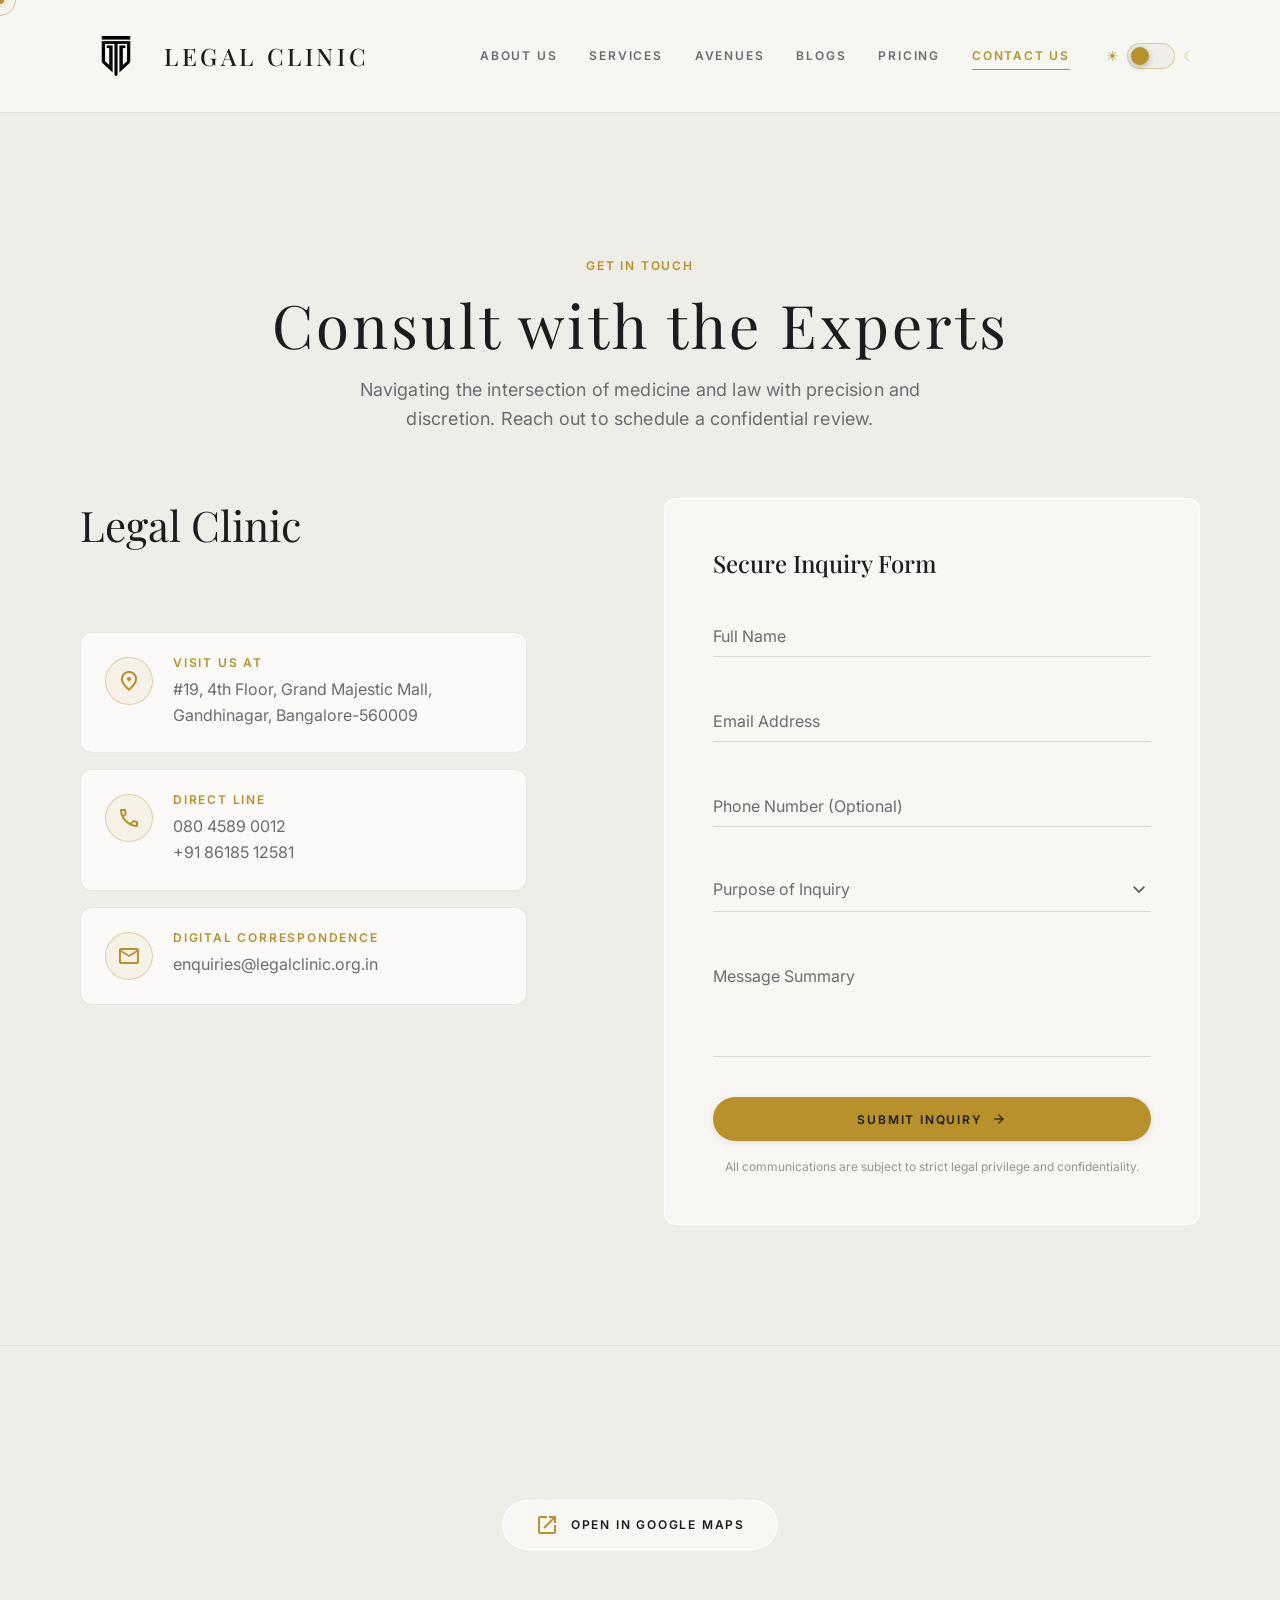
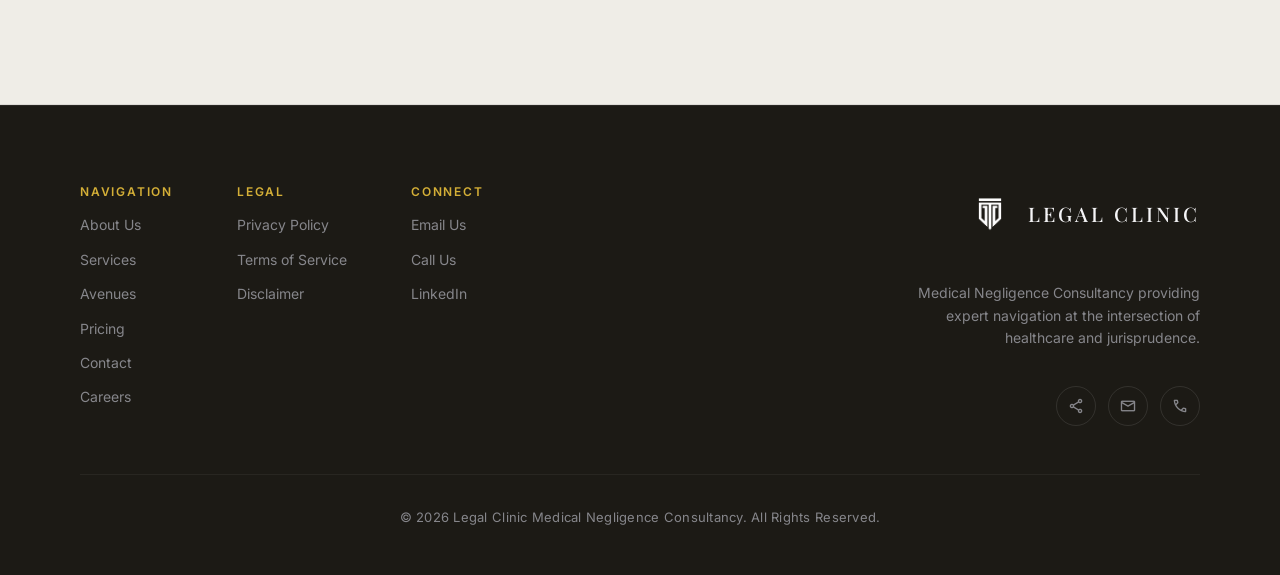
<file: contact.html>
<!DOCTYPE html>
<html lang="en" data-theme="light">
<head>
  <meta charset="UTF-8">
  <meta name="viewport" content="width=device-width, initial-scale=1.0">
  <meta name="color-scheme" content="light dark">
  <meta name="darkreader-lock">
  <title>Contact Us | Legal Clinic — Consult with the Experts</title>
  <meta name="description" content="Get in touch with Legal Clinic. Schedule a confidential medical negligence consultation with our experts.">
  <link rel="stylesheet" href="style.css">

  <!-- Anti-FOUC: apply saved theme before paint -->
  <script>
    (function(){
      var t = localStorage.getItem('lc-theme');
      if (!t) {
        t = window.matchMedia && window.matchMedia('(prefers-color-scheme: dark)').matches ? 'dark' : 'light';
      }
      document.documentElement.setAttribute('data-theme', t);
    })();
  </script>
</head>
<body class="contact-body">

  <!-- Custom Cursor -->
  <div class="custom-cursor" id="custom-cursor"></div>
  <div class="custom-cursor-follower" id="custom-cursor-follower"></div>

  <!-- ============ NAVIGATION ============ -->
  <nav class="nav" id="main-nav">
    <div class="nav__inner">
      <a href="index.html" class="nav__logo interactive">
        <img src="logo.png" alt="Legal Clinic Logo" class="nav__logo-img">
        <span>Legal Clinic</span>
      </a>
      <div class="nav__links">
        <a href="index.html#about" class="nav__link interactive">About Us</a>
        <a href="index.html#services" class="nav__link interactive">Services</a>
        <a href="index.html#avenues" class="nav__link interactive">Avenues</a>
        <a href="index.html#" class="nav__link interactive" title="Blog coming soon">Blogs</a>
        <a href="index.html#pricing" class="nav__link interactive">Pricing</a>
        <a href="contact.html" class="nav__link interactive nav__link--active">Contact Us</a>
        <!-- Theme Toggle -->
        <button class="theme-toggle interactive" id="theme-toggle" aria-label="Toggle light/dark theme">
          <span class="theme-toggle__icon theme-toggle__sun" aria-hidden="true">&#9728;</span>
          <span class="theme-toggle__track" aria-hidden="true">
            <span class="theme-toggle__thumb"></span>
          </span>
          <span class="theme-toggle__icon theme-toggle__moon" aria-hidden="true">&#9790;</span>
        </button>
      </div>
      <button class="nav__mobile-toggle interactive" id="mobile-toggle" aria-label="Open menu">
        <span class="material-symbols-outlined">menu</span>
      </button>
    </div>
  </nav>

  <!-- Mobile Menu -->
  <div class="mobile-menu" id="mobile-menu">
    <button class="mobile-menu__close interactive" id="mobile-close" aria-label="Close menu">
      <span class="material-symbols-outlined">close</span>
    </button>
    <a href="index.html#about" class="mobile-menu__link interactive">About Us</a>
    <a href="index.html#services" class="mobile-menu__link interactive">Services</a>
    <a href="index.html#avenues" class="mobile-menu__link interactive">Avenues</a>
    <a href="index.html#" class="mobile-menu__link interactive" title="Blog coming soon">Blogs</a>
    <a href="index.html#pricing" class="mobile-menu__link interactive">Pricing</a>
    <a href="contact.html" class="mobile-menu__link interactive">Contact Us</a>
    <!-- Mobile Theme Toggle -->
    <div class="mobile-theme-toggle-row">
      <span>&#9728; Light</span>
      <button class="theme-toggle interactive" id="theme-toggle-mobile" aria-label="Toggle theme">
        <span class="theme-toggle__track">
          <span class="theme-toggle__thumb"></span>
        </span>
      </button>
      <span>Dark &#9790;</span>
    </div>
  </div>

  <!-- ============ CONTACT SECTION ============ -->
  <section class="contact contact--page" id="contact">
    <div class="container">
      <!-- Hero for Contact -->
      <div class="fade-up" style="text-align:center;margin-bottom:64px;padding-top:120px;">
        <span class="font-label-md text-gold" style="display:block;margin-bottom:16px;">Get In Touch</span>
        <h1 class="font-headline-xl text-off-white">Consult with the Experts</h1>
        <p class="font-body-lg text-muted" style="max-width:640px;margin:16px auto 0;">Navigating the intersection of medicine and law with precision and discretion. Reach out to schedule a confidential review.</p>
      </div>

      <div class="contact__grid">
        <!-- Left — Info -->
        <div class="contact__info">
          <h2 class="font-headline-lg text-off-white">Legal Clinic</h2>
          <div style="display:flex;flex-direction:column;gap:16px;">
            <!-- Location -->
            <div class="contact-card glass-panel interactive">
              <div class="contact-card__icon">
                <span class="material-symbols-outlined">location_on</span>
              </div>
              <div>
                <h3 class="font-label-md text-gold contact-card__label">Visit us at</h3>
                <p class="font-body-md contact-card__text">#19, 4th Floor, Grand Majestic Mall, Gandhinagar, Bangalore-560009</p>
              </div>
            </div>
            <!-- Phone -->
            <div class="contact-card glass-panel interactive">
              <div class="contact-card__icon">
                <span class="material-symbols-outlined">call</span>
              </div>
              <div>
                <h3 class="font-label-md text-gold contact-card__label">Direct Line</h3>
                <p class="font-body-md contact-card__text">080 4589 0012</p>
                <p class="font-body-md contact-card__text">+91 86185 12581</p>
              </div>
            </div>
            <!-- Email -->
            <div class="contact-card glass-panel interactive">
              <div class="contact-card__icon">
                <span class="material-symbols-outlined">mail</span>
              </div>
              <div>
                <h3 class="font-label-md text-gold contact-card__label">Digital Correspondence</h3>
                <p class="font-body-md contact-card__text">enquiries@legalclinic.org.in</p>
              </div>
            </div>
          </div>
        </div>

        <!-- Spacer -->
        <div></div>

        <!-- Right — Form -->
        <div class="contact__form glass-panel">
          <h2 class="font-headline-sm text-off-white">Secure Inquiry Form</h2>
          <form id="contact-form" action="https://formspree.io/f/mnjrbozk" method="POST">
            <div class="form-group">
              <input type="text" id="contact-name" name="name" class="form-input" placeholder=" " required>
              <label for="contact-name" class="form-label">Full Name</label>
            </div>
            <div class="form-group">
              <input type="email" id="contact-email" name="email" class="form-input" placeholder=" " required>
              <label for="contact-email" class="form-label">Email Address</label>
            </div>
            <div class="form-group">
              <input type="tel" id="contact-phone" name="phone" class="form-input" placeholder=" ">
              <label for="contact-phone" class="form-label">Phone Number (Optional)</label>
            </div>
            <div class="form-group">
              <div class="form-select-wrapper">
                <select id="inquiry-type" name="inquiry-type" class="form-select">
                  <option value="">Purpose of Inquiry</option>
                  <option value="negligence">Medical Negligence Review</option>
                  <option value="injury">Personal Injury Assessment</option>
                  <option value="insurance">Insurance Claims Consultation</option>
                  <option value="expert">Expert Witness Services</option>
                  <option value="other">General Inquiry</option>
                </select>
                <span class="material-symbols-outlined">expand_more</span>
              </div>
            </div>
            <div class="form-group">
              <textarea id="contact-message" name="message" class="form-input" rows="4" placeholder=" " required></textarea>
              <label for="contact-message" class="form-label">Message Summary</label>
            </div>
            <button type="submit" class="btn btn--primary btn--full interactive" style="display:flex;align-items:center;justify-content:center;gap:8px;">
              <span>Submit Inquiry</span>
              <span class="material-symbols-outlined" style="font-size:16px;">arrow_forward</span>
            </button>
            <p class="form-note">All communications are subject to strict legal privilege and confidentiality.</p>
          </form>
        </div>
      </div>
    </div>
  </section>

  <!-- Map Divider -->
  <div class="map-divider">
    <iframe class="map-divider__iframe" src="https://www.google.com/maps/embed?pb=!1m18!1m12!1m3!1d3887.8288599427387!2d77.5736059!3d12.9775192!2m3!1f0!2f0!3f0!3m2!1i1024!2i768!4f13.1!3m3!1m2!1s0x3bae1700789ba485%3A0x39e1ebce1064713f!2sLegal%20Clinic!5e0!3m2!1sen!2sin!4v1716584284562!5m2!1sen!2sin" width="100%" height="100%" style="border:0;" allowfullscreen="" loading="lazy" referrerpolicy="no-referrer-when-downgrade"></iframe>
    <div class="map-divider__badge">
      <a href="https://maps.app.goo.gl/5sUKgVq5wRdpLVjE6" target="_blank" class="map-divider__pill glass-panel interactive">
        <span class="material-symbols-outlined text-gold">open_in_new</span>
        <span class="font-label-md text-off-white">Open in Google Maps</span>
      </a>
    </div>
  </div>

  <!-- ============ FOOTER ============ -->
  <footer class="footer" id="footer">
    <div class="container">
      <div class="footer__grid footer__grid--reversed">
        <!-- Left: Link Columns -->
        <div class="footer__columns footer__columns--left">
          <div class="footer__column">
            <h4 class="font-label-md footer__column-title">Navigation</h4>
            <a href="index.html#about" class="footer__link interactive">About Us</a>
            <a href="index.html#services" class="footer__link interactive">Services</a>
            <a href="index.html#avenues" class="footer__link interactive">Avenues</a>
            <a href="index.html#pricing" class="footer__link interactive">Pricing</a>
            <a href="contact.html" class="footer__link interactive">Contact</a>
            <a href="#" class="footer__link interactive">Careers</a>
          </div>
          <div class="footer__column">
            <h4 class="font-label-md footer__column-title">Legal</h4>
            <a href="#" class="footer__link interactive">Privacy Policy</a>
            <a href="#" class="footer__link interactive">Terms of Service</a>
            <a href="#" class="footer__link interactive">Disclaimer</a>
          </div>
          <div class="footer__column">
            <h4 class="font-label-md footer__column-title">Connect</h4>
            <a href="mailto:enquiries@legalclinic.org.in" class="footer__link interactive">Email Us</a>
            <a href="tel:+918618512581" class="footer__link interactive">Call Us</a>
            <a href="#" class="footer__link interactive">LinkedIn</a>
          </div>
        </div>
        <!-- Right: Brand -->
        <div class="footer__brand footer__brand--right">
          <a href="index.html" class="footer__logo interactive">
            <img src="logo.png" alt="Legal Clinic Logo" class="footer__logo-img">
            <span>Legal Clinic</span>
          </a>
          <p class="footer__brand-desc font-body-md">Medical Negligence Consultancy providing expert navigation at the intersection of healthcare and jurisprudence.</p>
          <div class="footer__socials" style="margin-top:20px;">
            <a href="#" class="footer__social-link interactive" aria-label="LinkedIn">
              <span class="material-symbols-outlined" style="font-size:18px;">share</span>
            </a>
            <a href="mailto:enquiries@legalclinic.org.in" class="footer__social-link interactive" aria-label="Email">
              <span class="material-symbols-outlined" style="font-size:18px;">mail</span>
            </a>
            <a href="tel:+918618512581" class="footer__social-link interactive" aria-label="Phone">
              <span class="material-symbols-outlined" style="font-size:18px;">call</span>
            </a>
          </div>
        </div>
      </div>
      <div class="footer__bottom">
        <p class="footer__copyright">© 2026 Legal Clinic Medical Negligence Consultancy. All Rights Reserved.</p>
      </div>
    </div>
  </footer>

  <!-- ============ JAVASCRIPT ============ -->
  <script src="main.js"></script>
</body>
</html>
</file>
<file: style.css>
/* ===================================================================
   LEGAL CLINIC — CINEMATIC AUTHORITY DESIGN SYSTEM
   Light/Dark Theme System via CSS Custom Properties
   Default: Light Theme | Toggle: data-theme="dark" on <html>
   =================================================================== */

/* ---------- Google Fonts ---------- */
@import url('https://fonts.googleapis.com/css2?family=Inter:wght@400;500;600&family=Playfair+Display:ital,wght@0,400;0,500;0,600;0,700;1,400&display=swap');
@import url('https://fonts.googleapis.com/css2?family=Material+Symbols+Outlined:wght,FILL@100..700,0..1&display=swap');

/* ==========================================================================
   THEME TOKENS — Light (default) & Dark override
   ========================================================================== */

:root {
  /* ── Brand (fixed) ── */
  --gold-accent:      #B8912A;   /* richer/deeper for light bg */
  --gold-bright:      #D4AF37;   /* bright version for highlights */
  --tertiary:         #c9a040;

  /* ── Light theme surfaces ── */
  --bg-primary:       #F8F8F6;
  --bg-secondary:     #EFEDE7;
  --bg-card:          rgba(255, 255, 255, 0.72);
  --bg-card-solid:    #FFFFFF;
  --bg-nav:           rgba(248, 248, 246, 0.80);
  --bg-nav-scrolled:  rgba(248, 248, 246, 0.95);
  --bg-mobile-menu:   rgba(245, 244, 240, 0.98);
  --bg-footer:        #1C1A15;   /* footer always dark for contrast */
  --bg-cta:           #F0EDE5;
  --bg-icon:          rgba(184, 145, 42, 0.10);
  --bg-contact-icon:  rgba(184, 145, 42, 0.08);
  --bg-scroll-top:    rgba(240, 237, 229, 0.9);

  /* ── Light theme text ── */
  --text-primary:     #1C1C1E;
  --text-secondary:   #3A3A3C;
  --text-muted:       #6C6C70;
  --text-on-gold:     #1C1C1E;   /* text ON a gold button */
  --text-on-dark:     #F5F5F7;   /* text within always-dark sections */

  /* ── Light theme borders ── */
  --border-subtle:    rgba(0, 0, 0, 0.08);
  --border-medium:    rgba(0, 0, 0, 0.12);
  --border-gold:      rgba(184, 145, 42, 0.35);
  --border-gold-hover:rgba(184, 145, 42, 0.65);

  /* ── Light theme section overlays (3D canvas bleed-through) ── */
  --section-overlay-a: rgba(240, 237, 233, 0.68);
  --section-overlay-b: rgba(245, 243, 238, 0.72);

  /* ── Shadows ── */
  --shadow-sm:        0 2px 8px rgba(0,0,0,0.08);
  --shadow-md:        0 8px 32px rgba(0,0,0,0.10);
  --shadow-lg:        0 20px 60px rgba(0,0,0,0.12);
  --shadow-gold:      0 0 25px rgba(184, 145, 42, 0.35);
  --shadow-gold-hover:0 0 40px rgba(184, 145, 42, 0.50);

  /* ── Glass panel ── */
  --glass-bg:         rgba(255, 255, 255, 0.55);
  --glass-border:     rgba(255, 255, 255, 0.75);

  /* ── Three.js background ── */
  --three-bg:         #F0EDE7;

  /* ── Spacing (theme-independent) ── */
  --margin-mobile:    24px;
  --margin-tablet:    40px;
  --margin-desktop:   80px;
  --gutter:           24px;
  --stack-md:         48px;
  --stack-lg:         80px;
  --stack-xl:         120px;

  /* ── Radius (theme-independent) ── */
  --radius-sm:        0.125rem;
  --radius-default:   0.25rem;
  --radius-md:        0.375rem;
  --radius-lg:        0.5rem;
  --radius-xl:        0.75rem;
  --radius-full:      9999px;

  /* ── Watermark glow ── */
  --watermark-glow-1: rgba(50, 30, 0, 0.80);
  --watermark-glow-2: rgba(100, 70, 0, 0.22);
  --watermark-glow-3: rgba(100, 70, 0, 0.08);
  --watermark-base-1: rgba(0, 0, 0, 0.12);
  --watermark-base-2: rgba(0, 0, 0, 0.04);
}

/* ── Dark theme overrides ── */
[data-theme="dark"] {
  --gold-accent:      #D4AF37;
  --gold-bright:      #e9c349;
  --tertiary:         #e9c349;

  --bg-primary:       #04040a;
  --bg-secondary:     #121212;
  --bg-card:          rgba(29, 29, 31, 0.40);
  --bg-card-solid:    #1e2021;
  --bg-nav:           rgba(29, 29, 31, 0.20);
  --bg-nav-scrolled:  rgba(29, 29, 31, 0.65);
  --bg-mobile-menu:   rgba(18, 18, 18, 0.97);
  --bg-footer:        #121212;
  --bg-cta:           #000000;
  --bg-icon:          #121212;
  --bg-contact-icon:  #121212;
  --bg-scroll-top:    rgba(29, 29, 31, 0.80);

  --text-primary:     #e2e2e4;
  --text-secondary:   #c4c7c7;
  --text-muted:       #86868B;
  --text-on-gold:     #121212;
  --text-on-dark:     #e2e2e4;

  --border-subtle:    rgba(255, 255, 255, 0.06);
  --border-medium:    rgba(255, 255, 255, 0.10);
  --border-gold:      rgba(212, 175, 55, 0.30);
  --border-gold-hover:rgba(212, 175, 55, 0.55);

  --section-overlay-a: rgba(4, 4, 10, 0.78);
  --section-overlay-b: rgba(4, 4, 10, 0.82);

  --shadow-sm:        0 2px 8px rgba(0,0,0,0.40);
  --shadow-md:        0 8px 32px rgba(0,0,0,0.50);
  --shadow-lg:        0 20px 60px rgba(0,0,0,0.60);
  --shadow-gold:      0 0 25px rgba(212, 175, 55, 0.50);
  --shadow-gold-hover:0 0 40px rgba(212, 175, 55, 0.70);

  --glass-bg:         rgba(29, 29, 31, 0.40);
  --glass-border:     rgba(255, 255, 255, 0.08);

  --three-bg:         #04040a;

  --watermark-glow-1: rgba(255, 255, 255, 0.75);
  --watermark-glow-2: rgba(255, 255, 255, 0.18);
  --watermark-glow-3: rgba(255, 255, 255, 0.06);
  --watermark-base-1: rgba(255, 255, 255, 0.09);
  --watermark-base-2: rgba(255, 255, 255, 0.03);
}

/* ==========================================================================
   THEME TRANSITION — smooth crossfade on all theme-sensitive properties
   ========================================================================== */
html {
  scroll-behavior: smooth;
  -webkit-font-smoothing: antialiased;
  -moz-osx-font-smoothing: grayscale;
}

*,
*::before,
*::after {
  box-sizing: border-box;
  margin: 0;
  padding: 0;
  transition:
    background-color 0.4s cubic-bezier(0.16, 1, 0.3, 1),
    color           0.4s cubic-bezier(0.16, 1, 0.3, 1),
    border-color    0.4s cubic-bezier(0.16, 1, 0.3, 1),
    box-shadow      0.4s cubic-bezier(0.16, 1, 0.3, 1),
    opacity         0.3s ease,
    filter          0.4s ease;
}

/* Exempt transitions that interfere with animations */
.fade-up, .fade-up-scale, .fade-left, .fade-right,
.reveal-line, .scroll-progress,
.custom-cursor, .custom-cursor-follower,
.btn, .nav__link, .service-card, .pricing-card, .team-card,
.avenue-card, .advantage-card, .contact-card, .pill, .tag,
.footer__link, .footer__social-link, .scroll-top,
.theme-toggle, .theme-toggle__track, .theme-toggle__thumb {
  transition: unset;
}

/* Re-apply transitions that are meaningful for these elements */
.fade-up {
  opacity: 0;
  transform: translateY(40px);
  transition: opacity 1s cubic-bezier(0.16, 1, 0.3, 1),
              transform 1s cubic-bezier(0.16, 1, 0.3, 1);
}
.fade-up.visible { opacity: 1; transform: translateY(0); }

.fade-up-scale {
  opacity: 0;
  transform: translateY(40px) scale(0.95);
  transition: opacity 1s cubic-bezier(0.16, 1, 0.3, 1),
              transform 1s cubic-bezier(0.16, 1, 0.3, 1);
}
.fade-up-scale.visible { opacity: 1; transform: translateY(0) scale(1); }

.fade-left {
  opacity: 0;
  transform: translateX(-40px);
  transition: opacity 0.8s cubic-bezier(0.16, 1, 0.3, 1),
              transform 0.8s cubic-bezier(0.16, 1, 0.3, 1);
}
.fade-left.visible { opacity: 1; transform: translateX(0); }

.fade-right {
  opacity: 0;
  transform: translateX(40px);
  transition: opacity 0.8s cubic-bezier(0.16, 1, 0.3, 1),
              transform 0.8s cubic-bezier(0.16, 1, 0.3, 1);
}
.fade-right.visible { opacity: 1; transform: translateX(0); }

/* ==========================================================================
   BASE
   ========================================================================== */
body {
  background-color: var(--bg-primary);
  color: var(--text-primary);
  font-family: 'Inter', system-ui, -apple-system, sans-serif;
  font-size: 16px;
  line-height: 1.6;
  overflow-x: hidden;
  cursor: none;
  animation: pageFadeIn 1.2s ease-out forwards;
  transition: background-color 0.4s ease, color 0.4s ease;
}

body.contact-body {
  background-color: var(--bg-secondary);
}

@media (max-width: 768px) {
  body { cursor: auto; }
}

img { max-width: 100%; display: block; }
a { text-decoration: none; color: inherit; }
ul { list-style: none; }

a, button, input, select, textarea, .interactive { cursor: none; }
@media (max-width: 768px) {
  a, button, input, select, textarea, .interactive { cursor: pointer; }
}

/* ==========================================================================
   THREE.JS CANVAS
   ========================================================================== */
#three-canvas {
  position: fixed;
  inset: 0;
  width: 100%;
  height: 100%;
  z-index: 0;
  pointer-events: none;
  display: block;
  transition: none; /* never transition the canvas itself */
}

/* All content above canvas */
nav, .mobile-menu, .hero, .ethos, .team, .advantage,
.services, .avenues, .pricing, .cta-section,
.map-divider, footer, .scroll-progress, .scroll-top,
.custom-cursor, .custom-cursor-follower {
  position: relative;
  z-index: 1;
}

/* Section overlays — semi-transparent so 3D bleeds through */
.ethos     { background: var(--section-overlay-a) !important; }
.team      { background: var(--section-overlay-a) !important; }
.advantage { background: var(--section-overlay-b) !important; }
.services  { background: var(--section-overlay-a) !important; }
.avenues   { background: var(--section-overlay-b) !important; }
.pricing   { background: var(--section-overlay-a) !important; }

/* ==========================================================================
   TYPOGRAPHY
   ========================================================================== */
.font-display-lg {
  font-family: 'Playfair Display', serif;
  font-size: 84px;
  font-weight: 400;
  line-height: 1.1;
  letter-spacing: -0.02em;
}

.font-display-lg-mobile {
  font-family: 'Playfair Display', serif;
  font-size: 48px;
  font-weight: 400;
  line-height: 1.2;
  letter-spacing: -0.01em;
}

.font-headline-xl {
  font-family: 'Playfair Display', serif;
  font-size: 60px;
  font-weight: 400;
  line-height: 1.2;
  letter-spacing: 0.05em;
}

.font-headline-lg {
  font-family: 'Playfair Display', serif;
  font-size: 42px;
  font-weight: 400;
  line-height: 1.3;
}

.font-headline-sm {
  font-family: 'Playfair Display', serif;
  font-size: 24px;
  font-weight: 500;
  line-height: 1.4;
}

.font-body-lg {
  font-family: 'Inter', sans-serif;
  font-size: 18px;
  font-weight: 400;
  line-height: 1.6;
  letter-spacing: 0.01em;
}

.font-body-md {
  font-family: 'Inter', sans-serif;
  font-size: 16px;
  font-weight: 400;
  line-height: 1.6;
}

.font-label-md {
  font-family: 'Inter', sans-serif;
  font-size: 12px;
  font-weight: 600;
  line-height: 1;
  letter-spacing: 0.15em;
  text-transform: uppercase;
}

/* ==========================================================================
   UTILITY CLASSES
   ========================================================================== */
.text-gold        { color: var(--gold-accent); }
.text-off-white   { color: var(--text-primary); }
.text-muted       { color: var(--text-muted); }
.text-on-surface  { color: var(--text-secondary); }

.bg-matte-black   { background-color: var(--bg-secondary); }
.bg-charcoal      { background-color: var(--bg-secondary); }

.text-gradient {
  background: linear-gradient(135deg, var(--text-primary), var(--gold-accent));
  -webkit-background-clip: text;
  -webkit-text-fill-color: transparent;
  background-clip: text;
}

/* ==========================================================================
   GLASS PANEL
   ========================================================================== */
.glass-panel {
  background: var(--glass-bg);
  backdrop-filter: blur(20px);
  -webkit-backdrop-filter: blur(20px);
  border: 1px solid var(--glass-border);
}

/* ==========================================================================
   CUSTOM CURSOR
   ========================================================================== */
.custom-cursor {
  width: 8px;
  height: 8px;
  background: var(--gold-accent);
  border-radius: 50%;
  position: fixed;
  pointer-events: none;
  z-index: 9999;
  transform: translate(-50%, -50%);
  transition: width 0.3s, height 0.3s, background-color 0.3s;
  box-shadow: 0 0 10px rgba(184, 145, 42, 0.5);
}

.custom-cursor-follower {
  width: 32px;
  height: 32px;
  border: 1px solid rgba(184, 145, 42, 0.5);
  border-radius: 50%;
  position: fixed;
  pointer-events: none;
  z-index: 9998;
  transform: translate(-50%, -50%);
  transition: top 0.15s ease-out, left 0.15s ease-out,
              width 0.3s, height 0.3s, opacity 0.3s;
}

body.cursor-hover .custom-cursor {
  width: 45px;
  height: 45px;
  background: rgba(184, 145, 42, 0.1);
  border: 1px solid var(--gold-accent);
  backdrop-filter: blur(2px);
  box-shadow: 0 0 20px rgba(184, 145, 42, 0.3);
}

body.cursor-hover .custom-cursor-follower {
  opacity: 0;
  transform: translate(-50%, -50%) scale(1.5);
}

[data-theme="dark"] .custom-cursor {
  box-shadow: 0 0 10px rgba(212, 175, 55, 0.6);
}
[data-theme="dark"] body.cursor-hover .custom-cursor {
  background: rgba(212, 175, 55, 0.1);
  box-shadow: 0 0 20px rgba(212, 175, 55, 0.4);
}

@media (max-width: 768px) {
  .custom-cursor, .custom-cursor-follower { display: none; }
}

/* ==========================================================================
   ANIMATIONS
   ========================================================================== */
@keyframes pageFadeIn {
  from { opacity: 0; }
  to   { opacity: 1; }
}
@keyframes float {
  0%, 100% { transform: translateY(0); }
  50%       { transform: translateY(-12px); }
}
.floating-text { animation: float 8s ease-in-out infinite; }

.cinematic-mask {
  mask-image: linear-gradient(to bottom, black 80%, transparent 100%);
  -webkit-mask-image: linear-gradient(to bottom, black 80%, transparent 100%);
}

/* ==========================================================================
   NAVIGATION
   ========================================================================== */
.nav {
  position: fixed;
  top: 0;
  left: 0;
  width: 100%;
  z-index: 50;
  background: var(--bg-nav);
  backdrop-filter: blur(40px);
  -webkit-backdrop-filter: blur(40px);
  border-bottom: 1px solid var(--border-subtle);
  transition: background 0.5s ease, box-shadow 0.5s ease, border-color 0.5s ease;
}

.nav.scrolled {
  background: var(--bg-nav-scrolled);
  border-bottom-color: var(--border-medium);
  box-shadow: var(--shadow-md);
}

.nav__inner {
  display: flex;
  justify-content: space-between;
  align-items: center;
  padding: 20px var(--margin-mobile);
  max-width: 1440px;
  margin: 0 auto;
}

.nav__logo {
  font-family: 'Playfair Display', serif;
  font-size: 24px;
  font-weight: 500;
  letter-spacing: 0.15em;
  text-transform: uppercase;
  color: var(--text-primary);
  transition: color 0.3s;
  display: inline-flex;
  align-items: center;
  gap: 12px;
}

.nav__logo-img {
  height: 48px;
  width: auto;
  display: block;
  object-fit: contain;
  /* In light mode invert the logo so it shows dark on light background */
  filter: brightness(0) saturate(100%);
  transition: transform 0.4s cubic-bezier(0.16, 1, 0.3, 1), filter 0.4s ease;
}

[data-theme="dark"] .nav__logo-img {
  filter: brightness(1) contrast(1.2);
}

@media (min-width: 769px) {
  .nav__logo-img { height: 72px; }
}

.nav__logo:hover { color: var(--gold-accent); }
.nav__logo:hover .nav__logo-img { transform: scale(1.06); }

.nav__links {
  display: none;
  align-items: center;
  gap: 32px;
}

.nav__link {
  font-family: 'Inter', sans-serif;
  font-size: 12px;
  font-weight: 600;
  letter-spacing: 0.15em;
  text-transform: uppercase;
  color: var(--text-muted);
  transition: color 0.3s, transform 0.3s;
  position: relative;
}

.nav__link:hover,
.nav__link.active,
.nav__link--active { color: var(--gold-accent); }

.nav__link::after {
  content: '';
  position: absolute;
  bottom: -4px; left: 0;
  width: 0; height: 1px;
  background: var(--gold-accent);
  transition: width 0.3s ease;
}
.nav__link:hover::after,
.nav__link.active::after,
.nav__link--active::after { width: 100%; }

.nav__mobile-toggle {
  display: flex;
  align-items: center;
  background: none;
  border: none;
  color: var(--text-primary);
  font-size: 28px;
}

/* ── Theme Toggle Button ── */
.theme-toggle {
  display: flex;
  align-items: center;
  gap: 8px;
  background: none;
  border: none;
  padding: 4px;
  cursor: none;
  position: relative;
  flex-shrink: 0;
}

.theme-toggle__track {
  width: 48px;
  height: 26px;
  border-radius: 13px;
  background: var(--bg-secondary);
  border: 1px solid var(--border-gold);
  position: relative;
  transition: background 0.4s ease, border-color 0.4s ease;
  flex-shrink: 0;
}

[data-theme="dark"] .theme-toggle__track {
  background: rgba(212, 175, 55, 0.15);
  border-color: rgba(212, 175, 55, 0.4);
}

.theme-toggle__thumb {
  position: absolute;
  top: 3px;
  left: 3px;
  width: 18px;
  height: 18px;
  border-radius: 50%;
  background: var(--gold-accent);
  transition: transform 0.35s cubic-bezier(0.34, 1.56, 0.64, 1),
              background 0.4s ease;
  box-shadow: 0 2px 6px rgba(0,0,0,0.25);
}

[data-theme="dark"] .theme-toggle__thumb {
  transform: translateX(22px);
}

.theme-toggle__icon {
  font-size: 14px;
  line-height: 1;
  transition: opacity 0.3s ease, transform 0.3s ease;
  display: flex;
  align-items: center;
}

/* Sun visible in light, Moon visible in dark */
.theme-toggle__sun  { color: var(--gold-accent); opacity: 1; }
.theme-toggle__moon { color: var(--gold-accent); opacity: 0.35; }

[data-theme="dark"] .theme-toggle__sun  { opacity: 0.35; }
[data-theme="dark"] .theme-toggle__moon { opacity: 1; }

.theme-toggle:hover .theme-toggle__track {
  border-color: var(--gold-accent);
  box-shadow: 0 0 12px rgba(184, 145, 42, 0.3);
}
[data-theme="dark"] .theme-toggle:hover .theme-toggle__track {
  box-shadow: 0 0 12px rgba(212, 175, 55, 0.5);
}

@media (min-width: 769px) {
  .nav__inner  { padding: 20px var(--margin-desktop); }
  .nav__links  { display: flex; }
  .nav__mobile-toggle { display: none; }
}

/* ── Mobile Menu ── */
.mobile-menu {
  display: none;
  position: fixed;
  top: 0; left: 0;
  width: 100%; height: 100vh;
  background: var(--bg-mobile-menu);
  backdrop-filter: blur(30px);
  z-index: 100;
  flex-direction: column;
  align-items: center;
  justify-content: center;
  gap: 32px;
  opacity: 0;
  transition: opacity 0.4s ease;
}

.mobile-menu.open { display: flex; opacity: 1; }

.mobile-menu__close {
  position: absolute;
  top: 24px; right: 24px;
  background: none; border: none;
  color: var(--text-primary);
  font-size: 32px;
}

.mobile-menu__link {
  font-family: 'Playfair Display', serif;
  font-size: 28px;
  color: var(--text-primary);
  transition: color 0.3s, transform 0.3s, letter-spacing 0.3s;
}
.mobile-menu__link:hover {
  color: var(--gold-accent);
  transform: translateY(-2px);
  letter-spacing: 0.05em;
}

/* Mobile theme toggle within menu */
.mobile-theme-toggle-row {
  display: flex;
  align-items: center;
  gap: 16px;
  color: var(--text-muted);
  font-family: 'Inter', sans-serif;
  font-size: 12px;
  font-weight: 600;
  letter-spacing: 0.15em;
  text-transform: uppercase;
  margin-top: 8px;
}

/* ── Footer Logo ── */
.footer__logo {
  font-family: 'Playfair Display', serif;
  font-size: 20px;
  font-weight: 500;
  letter-spacing: 0.15em;
  text-transform: uppercase;
  color: #F5F5F7; /* always light in footer */
  transition: color 0.3s;
  display: inline-flex;
  align-items: center;
  gap: 10px;
  margin-bottom: 24px;
}
.footer__logo-img {
  height: 38px; width: auto;
  display: block; object-fit: contain;
  filter: brightness(1) contrast(1.2);
  transition: transform 0.4s cubic-bezier(0.16, 1, 0.3, 1);
}
@media (min-width: 769px) { .footer__logo-img { height: 56px; } }
.footer__logo:hover { color: var(--gold-bright); }
.footer__logo:hover .footer__logo-img { transform: scale(1.06); }

/* ==========================================================================
   CONTAINER
   ========================================================================== */
.container {
  max-width: 1440px;
  margin: 0 auto;
  padding-left: var(--margin-mobile);
  padding-right: var(--margin-mobile);
}
@media (min-width: 769px) {
  .container {
    padding-left: var(--margin-desktop);
    padding-right: var(--margin-desktop);
  }
}

/* ==========================================================================
   HERO SECTION
   ========================================================================== */
.hero {
  position: relative;
  min-height: 100vh;
  display: flex;
  align-items: center;
  justify-content: center;
  padding-top: 96px;
  padding-bottom: var(--stack-xl);
  overflow: hidden;
}

.hero__bg { position: absolute; inset: 0; z-index: 0; }
.hero__bg img {
  width: 100%; height: 100%;
  object-fit: cover;
  opacity: 0.5;
  transform: scale(1.05);
  transition: transform 0.1s ease-out;
}
.hero__bg .cinematic-mask { width: 100%; height: 100%; }

.hero__overlay {
  position: absolute; inset: 0;
  background: linear-gradient(
    to bottom,
    rgba(248,248,246, 0.55),
    rgba(248,248,246, 0.55) 70%,
    var(--bg-primary)
  );
  z-index: 0;
  transition: background 0.4s ease;
}

[data-theme="dark"] .hero__overlay {
  background: linear-gradient(
    to bottom,
    rgba(0,0,0,0.65),
    rgba(0,0,0,0.65) 70%,
    #04040a
  );
}

.hero__content {
  position: relative;
  z-index: 10;
  text-align: center;
  max-width: 900px;
  margin: 0 auto;
  padding: 0 var(--margin-mobile);
}

.hero__title { margin-bottom: 24px; }
.hero__title .italic { font-style: italic; color: var(--gold-accent); }
.hero__subtitle { color: var(--text-muted); max-width: 640px; margin: 0 auto 40px; }

.hero__actions {
  display: flex; flex-direction: column;
  align-items: center; gap: 16px;
}
@media (min-width: 640px) {
  .hero__actions { flex-direction: row; justify-content: center; gap: 24px; }
}

/* ==========================================================================
   BUTTONS
   ========================================================================== */
.btn {
  display: inline-flex;
  align-items: center; justify-content: center; gap: 8px;
  padding: 14px 32px;
  font-family: 'Inter', sans-serif;
  font-size: 12px; font-weight: 600;
  letter-spacing: 0.15em; text-transform: uppercase;
  border-radius: 100px;
  transition: all 0.5s ease;
  border: none;
  width: 100%;
}
@media (min-width: 640px) { .btn { width: auto; } }

.btn--primary {
  background: var(--gold-accent);
  color: var(--text-on-gold);
  box-shadow: var(--shadow-sm);
}
.btn--primary:hover {
  background: var(--gold-bright);
  transform: scale(1.05);
  box-shadow: var(--shadow-gold);
}

.btn--outline {
  background: transparent;
  color: var(--text-primary);
  border: 1px solid var(--border-medium);
}
.btn--outline:hover {
  background: var(--bg-card);
  border-color: var(--border-gold);
  color: var(--gold-accent);
  transform: scale(1.05);
}

.btn--full { width: 100%; }

/* ── Tags / Pills ── */
.tag {
  display: inline-block;
  padding: 6px 14px;
  border: 1px solid var(--border-gold);
  color: var(--gold-accent);
  font-family: 'Inter', sans-serif;
  font-size: 12px; font-weight: 600;
  letter-spacing: 0.15em; text-transform: uppercase;
  border-radius: var(--radius-full);
  align-self: flex-start;
  transition: all 0.4s ease;
}
.tag:hover {
  background: rgba(184, 145, 42, 0.10);
  border-color: var(--border-gold-hover);
}

.link-arrow {
  display: inline-flex; align-items: center; gap: 8px;
  color: var(--gold-accent);
  font-family: 'Inter', sans-serif;
  font-size: 12px; font-weight: 600;
  letter-spacing: 0.15em; text-transform: uppercase;
  transition: color 0.3s;
}
.link-arrow:hover { color: var(--text-primary); }
.link-arrow .material-symbols-outlined { transition: transform 0.3s; }
.link-arrow:hover .material-symbols-outlined { transform: translateX(8px); }

.pill {
  display: inline-flex; align-items: center; gap: 8px;
  padding: 8px 20px;
  border-radius: var(--radius-full);
  font-family: 'Inter', sans-serif;
  font-size: 12px; font-weight: 600;
  letter-spacing: 0.15em; text-transform: uppercase;
  color: var(--text-primary);
  border: 1px solid var(--border-subtle);
  background: var(--bg-card);
  transition: all 0.4s ease;
}
.pill__dot { width: 8px; height: 8px; border-radius: 50%; background: var(--gold-accent); }
.pill:hover {
  border-color: var(--border-gold);
  background: var(--glass-bg);
  transform: translateY(-2px);
}
.pill:hover .pill__dot { box-shadow: 0 0 8px var(--gold-accent); }

/* ==========================================================================
   ETHOS SECTION
   ========================================================================== */
.ethos {
  padding: var(--stack-xl) 0;
  position: relative;
}

.ethos__grid {
  display: grid; grid-template-columns: 1fr;
  gap: var(--gutter); align-items: center;
}
@media (min-width: 769px) {
  .ethos__grid { grid-template-columns: 6fr 4fr; gap: 80px; }
}

.ethos__divider {
  width: 96px; height: 1px;
  background: var(--border-gold);
  margin: 32px 0;
}

.ethos__pills { display: flex; flex-wrap: wrap; gap: 12px; margin-top: 24px; }

.ethos__image-wrapper { position: relative; width: 100%; max-width: 528px; margin: 0 auto; align-self: center; }
.ethos__image {
  width: 100%; height: auto;
  border-radius: var(--radius-xl);
  border: 1px solid var(--border-subtle);
  box-shadow: var(--shadow-lg);
  transition: transform 0.5s ease, box-shadow 0.5s ease;
}
.ethos__image:hover { transform: translateY(-4px); box-shadow: var(--shadow-gold); }

.why-pick-us { margin-top: 40px; }
.why-pick-us__list { list-style: none; padding: 0; display: flex; flex-direction: column; gap: 16px; }
.why-pick-us__item {
  display: flex; align-items: center; gap: 16px;
  font-size: 16px; color: var(--text-muted); line-height: 1.5;
}
.why-pick-us__item .material-symbols-outlined { color: var(--gold-accent); font-size: 20px; flex-shrink: 0; }

/* ==========================================================================
   SERVICES SECTION
   ========================================================================== */
.services {
  padding: var(--stack-xl) 0;
  border-top: 1px solid var(--border-subtle);
}

.services__header { text-align: center; margin-bottom: var(--stack-lg); }
.services__header h2 { margin-bottom: 16px; }
.services__header p  { color: var(--text-muted); max-width: 640px; margin: 0 auto; }

.services__grid {
  display: grid; grid-template-columns: 1fr; gap: 24px;
}
@media (min-width: 640px)  { .services__grid { grid-template-columns: repeat(2, 1fr); } }
@media (min-width: 1024px) { .services__grid { grid-template-columns: repeat(3, 1fr); } }

.service-card {
  padding: 32px;
  border-radius: var(--radius-lg);
  background: var(--bg-card);
  border: 1px solid var(--border-subtle);
  backdrop-filter: blur(16px);
  transition: all 0.5s ease-out;
  position: relative;
}
.service-card:hover {
  transform: scale(1.02);
  border-color: var(--border-gold);
  box-shadow: var(--shadow-gold);
}

.service-card__icon {
  width: 64px; height: 64px;
  border-radius: 50%;
  background: var(--bg-icon);
  border: 1px solid var(--border-gold);
  display: flex; align-items: center; justify-content: center;
  margin-bottom: 24px; overflow: hidden;
  transition: all 0.5s;
}
.service-card:hover .service-card__icon {
  border-color: var(--gold-accent);
  box-shadow: var(--shadow-gold);
}
.service-card__icon .material-symbols-outlined {
  font-size: 28px; color: var(--gold-accent);
  transition: transform 0.5s;
}
.service-card:hover .service-card__icon .material-symbols-outlined {
  transform: scale(1.15) rotate(5deg);
}

.service-card__title { margin-bottom: 12px; transition: color 0.3s; }
.service-card:hover .service-card__title { color: var(--gold-accent); }
.service-card__desc { color: var(--text-muted); transition: color 0.3s; }
.service-card:hover .service-card__desc { color: var(--text-secondary); }

/* ==========================================================================
   COMMITMENTS
   ========================================================================== */
.commitments { padding: var(--stack-xl) 0; }
.commitments__grid { display: grid; grid-template-columns: 1fr; gap: var(--gutter); }
@media (min-width: 769px) { .commitments__grid { grid-template-columns: 4fr 7fr; gap: 80px; } }

.commitments__heading { position: sticky; top: 120px; align-self: start; }
.commitments__heading .italic { font-style: italic; color: var(--gold-accent); }

.commitment-item {
  border-top: 1px solid var(--border-subtle);
  padding-top: 32px;
  display: flex; gap: 24px;
  transition: transform 0.4s ease, border-color 0.4s ease;
}
.commitment-item:hover { transform: translateX(8px); border-top-color: var(--border-gold); }
.commitment-item__number { color: var(--gold-accent); flex-shrink: 0; }
.commitment-item__text { color: var(--text-secondary); }
.commitment-item:hover .commitment-item__number {
  text-shadow: 0 0 15px rgba(184, 145, 42, 0.5);
  transition: text-shadow 0.4s;
}

/* ==========================================================================
   AVENUES SECTION
   ========================================================================== */
.avenues {
  padding: var(--stack-xl) 0;
  border-top: 1px solid var(--border-subtle);
}
.avenues__header { text-align: center; margin-bottom: var(--stack-lg); }
.avenues__grid { display: grid; grid-template-columns: 1fr; gap: var(--gutter); }
@media (min-width: 769px) { .avenues__grid { grid-template-columns: repeat(12, 1fr); } }

.avenue-card {
  background: var(--bg-card);
  backdrop-filter: blur(20px);
  border: 1px solid var(--border-subtle);
  padding: 32px;
  border-radius: var(--radius-xl);
  transition: all 0.5s ease;
  position: relative; overflow: hidden;
  display: flex; flex-direction: column;
  justify-content: flex-start;
  min-height: 340px;
}
@media (min-width: 769px) {
  .avenue-card { padding: 40px; min-height: 460px; }
  .avenue-card--wide   { grid-column: span 8; }
  .avenue-card--narrow { grid-column: span 4; }
  .avenue-card--half   { grid-column: span 6; }
}

.avenue-card__image-wrapper {
  position: relative; height: 180px;
  margin: -32px -32px 0 -32px; overflow: hidden;
  border-top-left-radius: calc(var(--radius-xl) - 1px);
  border-top-right-radius: calc(var(--radius-xl) - 1px);
  border-bottom: 1px solid var(--border-subtle);
}
@media (min-width: 769px) { .avenue-card__image-wrapper { margin: -40px -40px 0 -40px; } }

.avenue-card__image { width: 100%; height: 100%; object-fit: cover; transition: transform 0.8s cubic-bezier(0.16, 1, 0.3, 1); }
.avenue-card__image-overlay {
  position: absolute; inset: 0;
  background: rgba(0, 0, 0, 0.30);
  transition: background 0.5s ease; z-index: 1;
}
.avenue-card:hover .avenue-card__image-overlay { background: rgba(0, 0, 0, 0.65); }
.avenue-card:hover .avenue-card__image { transform: scale(1.05); }

.avenue-card__content {
  margin-top: 24px; flex-grow: 1;
  display: flex; flex-direction: column;
  position: relative; z-index: 2;
}
.avenue-card__content.flex-space-between { justify-content: space-between; }
.avenue-card:hover { border-color: var(--border-gold); transform: translateY(-4px); box-shadow: var(--shadow-md); }

.avenue-card__bg-icon {
  position: absolute; top: 24px; right: 24px;
  font-size: 96px; opacity: 0.08;
  color: var(--gold-accent);
  transition: opacity 0.5s;
}
.avenue-card:hover .avenue-card__bg-icon { opacity: 0.22; }

.avenue-card__tag { display: inline-flex; align-items: center; gap: 8px; margin-bottom: 20px; }
.avenue-card__tag span:first-child {
  width: 8px; height: 8px; border-radius: 50%;
  background: var(--gold-accent); display: inline-block;
}
.avenue-card__title { margin-bottom: 16px; }
.avenue-card__desc  { color: var(--text-muted); }

.avenue-card__list { margin-top: 24px; display: flex; flex-direction: column; gap: 12px; }
.avenue-card__list-item {
  display: flex; align-items: center; gap: 12px;
  font-size: 14px; color: var(--text-primary);
  padding-bottom: 8px; border-bottom: 1px solid var(--border-subtle);
  transition: transform 0.3s ease, padding-left 0.3s;
}
.avenue-card__list-item:last-child { border-bottom: none; }
.avenue-card__list-item:hover { transform: translateX(4px); padding-left: 4px; }
.avenue-card__list-dot { width: 8px; height: 8px; border-radius: 50%; background: var(--gold-accent); flex-shrink: 0; }

.avenue-card__border-left { padding-left: 24px; border-left: 1px solid var(--border-gold); }
.avenue-card__icon-title { display: flex; align-items: center; gap: 12px; margin-bottom: 24px; }
.avenue-card__icon-title .material-symbols-outlined { color: var(--gold-accent); }

/* ==========================================================================
   PRICING SECTION
   ========================================================================== */
.pricing {
  padding: var(--stack-xl) 0;
  border-top: 1px solid var(--border-subtle);
}
.pricing__header { text-align: center; margin-bottom: var(--stack-lg); }
.pricing__grid { display: grid; grid-template-columns: 1fr; gap: var(--gutter); }
@media (min-width: 769px) { .pricing__grid { grid-template-columns: repeat(3, 1fr); } }

.pricing-card {
  padding: 40px;
  border-radius: var(--radius-xl);
  background: var(--bg-card);
  border: 1px solid var(--border-subtle);
  backdrop-filter: blur(16px);
  transition: all 0.5s ease;
  display: flex; flex-direction: column;
  position: relative; overflow: hidden;
}
.pricing-card:hover {
  transform: translateY(-8px);
  border-color: var(--border-gold);
  box-shadow: var(--shadow-gold);
}
.pricing-card--featured { border: 1px solid var(--border-gold); }
.pricing-card--featured::before {
  content: '';
  position: absolute; top: 0; left: 0; right: 0; height: 2px;
  background: linear-gradient(to right, transparent, var(--gold-accent), transparent);
}

.pricing-card__badge {
  display: inline-block; align-self: flex-start;
  padding: 4px 12px;
  background: rgba(184, 145, 42, 0.12);
  color: var(--gold-accent);
  font-family: 'Inter', sans-serif;
  font-size: 10px; font-weight: 600;
  letter-spacing: 0.15em; text-transform: uppercase;
  border-radius: var(--radius-full); margin-bottom: 16px;
}

.pricing-card__name  { color: var(--text-primary); margin-bottom: 8px; }
.pricing-card__desc  { color: var(--text-muted); margin-bottom: 32px; }

.pricing-card__price { display: flex; align-items: baseline; gap: 4px; margin-bottom: 32px; }
.pricing-card__amount {
  font-family: 'Playfair Display', serif;
  font-size: 48px; font-weight: 500;
  color: var(--text-primary);
  transition: color 0.5s;
}
.pricing-card:hover .pricing-card__amount { color: var(--gold-accent); }
.pricing-card__period { color: var(--text-muted); font-size: 14px; }

.pricing-card__features { display: flex; flex-direction: column; gap: 16px; margin-bottom: 40px; flex: 1; }
.pricing-card__feature {
  display: flex; align-items: flex-start; gap: 12px;
  color: var(--text-secondary); font-size: 15px;
}
.pricing-card__feature .material-symbols-outlined {
  color: var(--gold-accent); font-size: 18px; margin-top: 2px; flex-shrink: 0;
}

.pricing-card__cta {
  width: 100%; padding: 14px 24px;
  font-family: 'Inter', sans-serif;
  font-size: 12px; font-weight: 600;
  letter-spacing: 0.15em; text-transform: uppercase;
  border-radius: 100px;
  transition: all 0.4s ease;
  text-align: center;
  border: 1px solid var(--border-gold);
  background: transparent; color: var(--gold-accent);
}
.pricing-card__cta:hover {
  background: var(--gold-accent);
  color: var(--text-on-gold);
  box-shadow: var(--shadow-gold);
}
.pricing-card--featured .pricing-card__cta {
  background: var(--gold-accent); color: var(--text-on-gold); border-color: var(--gold-accent);
}
.pricing-card--featured .pricing-card__cta:hover {
  background: var(--gold-bright); border-color: var(--gold-bright);
}

/* ==========================================================================
   CONTACT SECTION
   ========================================================================== */
.contact { padding: var(--stack-xl) 0; }
.contact--page { padding-top: 140px; }

.contact__grid { display: grid; grid-template-columns: 1fr; gap: var(--gutter); }
@media (min-width: 1024px) { .contact__grid { grid-template-columns: 5fr 1fr 6fr; } }

.contact__info { display: flex; flex-direction: column; gap: var(--stack-md); }
.contact__info h2 { margin-bottom: 32px; }

.contact-card {
  display: flex; align-items: flex-start; gap: 20px;
  padding: 24px; border-radius: var(--radius-xl);
  background: var(--bg-card);
  border: 1px solid var(--border-subtle);
  transition: all 0.4s cubic-bezier(0.16, 1, 0.3, 1);
}
.contact-card:hover {
  border-color: var(--border-gold-hover);
  transform: translateX(6px);
  box-shadow: var(--shadow-sm);
}

.contact-card__icon {
  width: 48px; height: 48px; border-radius: 50%;
  background: var(--bg-contact-icon);
  border: 1px solid var(--border-gold);
  display: flex; align-items: center; justify-content: center;
  flex-shrink: 0; color: var(--gold-accent);
}
.contact-card:hover .contact-card__icon {
  border-color: var(--gold-accent);
  box-shadow: 0 0 15px rgba(184, 145, 42, 0.25);
}

.contact-card__label { margin-bottom: 8px; }
.contact-card__text  { color: var(--text-muted); }

.contact__form { padding: 32px; border-radius: var(--radius-xl); }
@media (min-width: 769px) { .contact__form { padding: 48px; } }
.contact__form h2 { margin-bottom: 32px; }

.form-group { position: relative; margin-bottom: 40px; }

.form-input {
  display: block; width: 100%;
  padding: 12px 0;
  background: transparent;
  border: none;
  border-bottom: 1px solid var(--border-medium);
  color: var(--text-primary);
  font-family: 'Inter', sans-serif; font-size: 16px;
  outline: none;
  transition: border-color 0.3s;
}
.form-input:focus {
  border-bottom-color: var(--gold-accent);
  box-shadow: 0 2px 12px rgba(184, 145, 42, 0.15);
}

.form-label {
  position: absolute; left: 0; top: 12px;
  color: var(--text-muted);
  font-family: 'Inter', sans-serif; font-size: 16px;
  transition: all 0.3s; pointer-events: none;
}
.form-input:focus ~ .form-label,
.form-input:not(:placeholder-shown) ~ .form-label {
  top: -14px; font-size: 12px; font-weight: 600;
  letter-spacing: 0.15em; color: var(--gold-accent);
}

textarea.form-input { resize: none; min-height: 80px; }
textarea.form-input:focus { box-shadow: 0 2px 12px rgba(184, 145, 42, 0.15); }

.form-select {
  display: block; width: 100%;
  padding: 12px 0;
  background: transparent; border: none;
  border-bottom: 1px solid var(--border-medium);
  color: var(--text-muted);
  font-family: 'Inter', sans-serif; font-size: 16px;
  outline: none; appearance: none;
  transition: border-color 0.3s;
}
.form-select:focus { border-bottom-color: var(--gold-accent); }
.form-select option { background: var(--bg-card-solid); color: var(--text-primary); }

.form-select-wrapper { position: relative; }
.form-select-wrapper .material-symbols-outlined {
  position: absolute; right: 0; top: 50%;
  transform: translateY(-50%); color: var(--text-muted); pointer-events: none;
}

.form-note { text-align: center; margin-top: 16px; font-size: 12px; color: var(--text-muted); opacity: 0.7; }

/* ==========================================================================
   MAP DIVIDER
   ========================================================================== */
.map-divider {
  height: 240px; width: 100%; position: relative;
  border-top: 1px solid var(--border-subtle);
  border-bottom: 1px solid var(--border-subtle);
  background: var(--bg-secondary);
  overflow: hidden;
}
@media (min-width: 769px) { .map-divider { height: 360px; } }

.map-divider__iframe {
  width: 100%; height: 100%; border: 0;
  opacity: 0.45;
  transition: opacity 0.5s cubic-bezier(0.16, 1, 0.3, 1), filter 0.5s;
  filter: invert(90%) hue-rotate(180deg) brightness(0.85) contrast(1.2);
  pointer-events: none;
}
[data-theme="light"] .map-divider__iframe {
  filter: saturate(0.6) brightness(0.95);
}
.map-divider:hover .map-divider__iframe { opacity: 0.75; }

.map-divider__badge { position: absolute; inset: 0; z-index: 2; display: flex; align-items: center; justify-content: center; }
.map-divider__pill {
  display: flex; align-items: center; gap: 12px;
  padding: 12px 32px; border-radius: var(--radius-full);
  text-decoration: none;
  transition: all 0.4s ease;
}
.map-divider:hover .map-divider__pill {
  transform: scale(1.05); box-shadow: var(--shadow-gold);
}

/* ==========================================================================
   FOOTER — always dark for contrast
   ========================================================================== */
.footer {
  padding: var(--stack-lg) 0 var(--stack-md);
  border-top: 1px solid rgba(255,255,255,0.06);
  background: var(--bg-footer);
  color: #e2e2e4;
}
.footer__grid { display: grid; grid-template-columns: 1fr; gap: 48px; }
@media (min-width: 769px) {
  .footer__grid.footer__grid--reversed { grid-template-columns: 7fr 5fr; align-items: start; }
}

.footer__brand { display: flex; flex-direction: column; gap: 16px; }
.footer__brand--right { order: -1; }
@media (min-width: 769px) { .footer__brand--right { order: 2; text-align: right; align-items: flex-end; } }

.footer__brand-desc { color: #86868B; max-width: 320px; font-size: 14px; }

.footer__columns { display: flex; flex-direction: column; gap: 32px; }
.footer__columns--left { order: 1; }
@media (min-width: 769px) { .footer__columns--left { order: 1; flex-direction: row; justify-content: flex-start; gap: 64px; } }

.footer__column { display: flex; flex-direction: column; gap: 12px; }
.footer__column-title { color: var(--gold-bright); margin-bottom: 4px; }

.footer__link {
  color: #86868B; font-size: 14px;
  transition: color 0.3s, transform 0.3s, padding-left 0.3s;
  position: relative;
}
.footer__link:hover { color: #F5F5F7; padding-left: 8px; }
.footer__link::before {
  content: ''; position: absolute; left: -2px; top: 50%;
  transform: translateY(-50%) scaleY(0);
  width: 2px; height: 12px; background: var(--gold-bright);
  transition: transform 0.3s ease;
}
.footer__link:hover::before { transform: translateY(-50%) scaleY(1); }

.footer__bottom {
  margin-top: 48px; padding-top: 32px;
  border-top: 1px solid rgba(255,255,255,0.05);
  display: flex; flex-direction: column; gap: 16px;
  align-items: center; justify-content: center;
}
@media (min-width: 769px) { .footer__bottom { flex-direction: row; } }

.footer__copyright { color: #86868B; font-size: 13px; letter-spacing: 0.02em; }
.footer__socials { display: flex; gap: 12px; }
.footer__social-link {
  width: 40px; height: 40px; border-radius: 50%;
  border: 1px solid rgba(255,255,255,0.10);
  display: flex; align-items: center; justify-content: center;
  color: #86868B;
  transition: all 0.4s cubic-bezier(0.16, 1, 0.3, 1);
}
.footer__social-link:hover {
  border-color: var(--gold-bright); color: var(--gold-bright);
  transform: translateY(-3px); box-shadow: 0 4px 15px rgba(212,175,55,0.2);
}

/* ==========================================================================
   TEAM SECTION
   ========================================================================== */
.team { padding: var(--stack-xl) 0; }
.team__header { display: flex; flex-direction: column; gap: 16px; margin-bottom: 64px; }
@media (min-width: 769px) { .team__header { flex-direction: row; align-items: flex-end; justify-content: space-between; gap: 32px; } }
.team__header p { color: var(--text-muted); max-width: 420px; }

.team__grid { display: grid; grid-template-columns: 1fr; gap: 24px; }
@media (min-width: 640px)  { .team__grid { grid-template-columns: repeat(2, 1fr); } }
@media (min-width: 1024px) { .team__grid { grid-template-columns: repeat(4, 1fr); } }

.team-card {
  border-radius: var(--radius-xl); overflow: hidden;
  border: 1px solid var(--border-gold);
  background: var(--bg-card);
  display: flex; flex-direction: column; min-height: 420px;
  transition: all 0.5s;
}
.team-card:hover { border-color: var(--border-gold-hover); transform: translateY(-4px); box-shadow: var(--shadow-gold); }

.team-card__avatar {
  flex: 1; display: flex; align-items: center; justify-content: center;
  background: var(--bg-secondary);
}
.team-card__avatar .material-symbols-outlined { font-size: 72px; color: var(--border-gold); }
.team-card:hover .team-card__avatar .material-symbols-outlined { color: var(--gold-accent); transition: color 0.5s; }

.team-card__info {
  padding: 28px;
  background: var(--bg-card);
  backdrop-filter: blur(12px);
}
.team-card__name  { color: var(--gold-accent); margin-bottom: 4px; }
.team-card__quals { margin-bottom: 8px; color: var(--text-primary); }
.team-card__role  { color: var(--text-muted); padding-left: 16px; border-left: 2px solid var(--border-medium); margin-top: 12px; }

/* ==========================================================================
   ADVANTAGE SECTION
   ========================================================================== */
.advantage {
  padding: var(--stack-xl) 0;
  border-top: 1px solid var(--border-subtle);
  border-bottom: 1px solid var(--border-subtle);
}
.advantage__header { text-align: center; margin-bottom: 64px; }
.advantage__grid { display: grid; grid-template-columns: 1fr; gap: 32px; }
@media (min-width: 640px)  { .advantage__grid { grid-template-columns: repeat(2, 1fr); } }
@media (min-width: 1024px) { .advantage__grid { grid-template-columns: repeat(4, 1fr); } }

.advantage-card {
  padding: 32px; border-radius: var(--radius-xl);
  background: var(--bg-card);
  border: 1px solid var(--border-subtle);
  border-top: 2px solid transparent;
  transition: all 0.5s;
}
.advantage-card:hover { border-top-color: var(--gold-accent); box-shadow: var(--shadow-sm); }
.advantage-card .material-symbols-outlined { font-size: 36px; color: var(--gold-accent); margin-bottom: 24px; display: block; }
.advantage-card:hover .material-symbols-outlined { transform: translateY(-4px); transition: transform 0.5s cubic-bezier(0.16, 1, 0.3, 1); }
.advantage-card__title { margin-bottom: 16px; }
.advantage-card__desc  { color: var(--text-muted); }

/* ==========================================================================
   CTA SECTION
   ========================================================================== */
.cta-section {
  padding: var(--stack-xl) 0 0;
  position: relative; overflow: hidden;
  background: var(--bg-cta);
  transition: background 0.4s ease;
}

.cta-section__glow {
  position: absolute; top: 50%; left: 50%;
  transform: translate(-50%, -50%);
  width: 800px; height: 800px;
  background: rgba(184, 145, 42, 0.06);
  border-radius: 50%; filter: blur(120px);
  pointer-events: none;
}
[data-theme="dark"] .cta-section__glow { background: rgba(212, 175, 55, 0.04); }

.cta-section__inner { max-width: 768px; margin: 0 auto; text-align: center; position: relative; z-index: 1; }
.cta-section .italic { font-style: italic; color: var(--gold-accent); }
.cta-section p { color: var(--text-muted); margin: 32px auto 48px; }

.cta-section .btn--outline {
  border-width: 2px;
  border-color: var(--gold-accent);
  color: var(--gold-accent);
  padding: 16px 40px;
}
.cta-section .btn--outline:hover {
  background: var(--gold-accent);
  color: var(--text-on-gold);
}

/* ── CTA Watermark ── */
.cta-section__watermark-wrap {
  position: relative;
  width: 100%; height: 220px;
  margin-top: 80px; overflow: hidden;
  display: flex; align-items: flex-end; justify-content: center;
}

.cta-section__watermark {
  font-family: 'Cormorant Garamond', 'Playfair Display', Georgia, serif;
  font-size: clamp(96px, 16vw, 220px);
  font-weight: 700; font-style: italic;
  line-height: 1; letter-spacing: -0.02em;
  white-space: nowrap;
  color: transparent;
  background: radial-gradient(
    circle 75px at var(--tx, -9999px) var(--ty, -9999px),
    var(--watermark-glow-1) 0%,
    var(--watermark-glow-2) 55%,
    var(--watermark-glow-3) 100%
  ),
  linear-gradient(
    180deg,
    var(--watermark-base-1) 0%,
    var(--watermark-base-2) 100%
  );
  -webkit-background-clip: text;
  background-clip: text;
  user-select: none; cursor: default;
  position: relative; z-index: 1;
  transform: translateY(12%);
}

/* ==========================================================================
   SCROLL PROGRESS BAR
   ========================================================================== */
.scroll-progress {
  position: fixed; top: 0; left: 0;
  height: 2px;
  background: linear-gradient(to right, var(--gold-accent), var(--gold-bright));
  z-index: 999; width: 0%;
  transition: width 0.05s linear;
}

/* ==========================================================================
   SCROLL TO TOP BUTTON
   ========================================================================== */
.scroll-top {
  position: fixed; bottom: 32px; right: 32px;
  width: 48px; height: 48px; border-radius: 50%;
  background: var(--bg-scroll-top);
  backdrop-filter: blur(12px);
  border: 1px solid var(--border-gold);
  color: var(--gold-accent);
  display: flex; align-items: center; justify-content: center;
  z-index: 50; opacity: 0;
  transform: translateY(20px);
  pointer-events: none;
  transition: all 0.4s cubic-bezier(0.16, 1, 0.3, 1);
}
.scroll-top.visible { opacity: 1; transform: translateY(0); pointer-events: all; }
.scroll-top:hover {
  background: var(--gold-accent); color: var(--text-on-gold);
  border-color: var(--gold-accent); transform: translateY(-4px);
  box-shadow: var(--shadow-gold);
}

/* ==========================================================================
   SECTION UTILITIES
   ========================================================================== */
.section-spacer { height: 1px; background: var(--border-subtle); }

.reveal-line {
  height: 1px;
  background: linear-gradient(to right, transparent, var(--border-gold), transparent);
  transform: scaleX(0);
  transition: transform 1.5s cubic-bezier(0.16, 1, 0.3, 1);
}
.reveal-line.visible { transform: scaleX(1); }

/* ==========================================================================
   CARD TILT (3D)
   ========================================================================== */
.tilt-card {
  transform-style: preserve-3d; perspective: 1000px;
  transition: transform 0.6s cubic-bezier(0.16, 1, 0.3, 1), box-shadow 0.6s ease;
}
.tilt-card:hover { box-shadow: var(--shadow-md); }

/* ==========================================================================
   SHIMMER TEXT
   ========================================================================== */
@keyframes textShimmer {
  0%   { background-position: -200% center; }
  100% { background-position:  200% center; }
}
.text-shimmer {
  background: linear-gradient(
    120deg,
    var(--text-primary)  30%,
    var(--gold-accent) 50%,
    var(--text-primary)  70%
  );
  background-size: 200% auto;
  -webkit-background-clip: text;
  -webkit-text-fill-color: transparent;
  background-clip: text;
  animation: textShimmer 4s ease-in-out infinite;
  display: inline-block;
  backface-visibility: hidden;
  -webkit-backface-visibility: hidden;
}

/* ==========================================================================
   BUTTON PULSE
   ========================================================================== */
@keyframes btnPulse {
  0%   { box-shadow: 0 0 0 0 rgba(184, 145, 42, 0.5); }
  70%  { box-shadow: 0 0 0 12px rgba(184, 145, 42, 0); }
  100% { box-shadow: 0 0 0 0 rgba(184, 145, 42, 0); }
}
.btn--primary:active { animation: btnPulse 0.6s ease-out; transform: scale(0.97); }

/* ==========================================================================
   SELECTION
   ========================================================================== */
::selection { background: rgba(184, 145, 42, 0.25); color: var(--text-primary); }
[data-theme="dark"] ::selection { background: rgba(212, 175, 55, 0.30); color: #F5F5F7; }

/* ==========================================================================
   REDUCED MOTION
   ========================================================================== */
@media (prefers-reduced-motion: reduce) {
  *, *::before, *::after {
    animation-duration: 0.01ms !important;
    animation-iteration-count: 1 !important;
    transition-duration: 0.01ms !important;
  }
  .scroll-progress { display: none; }
}
</file>
